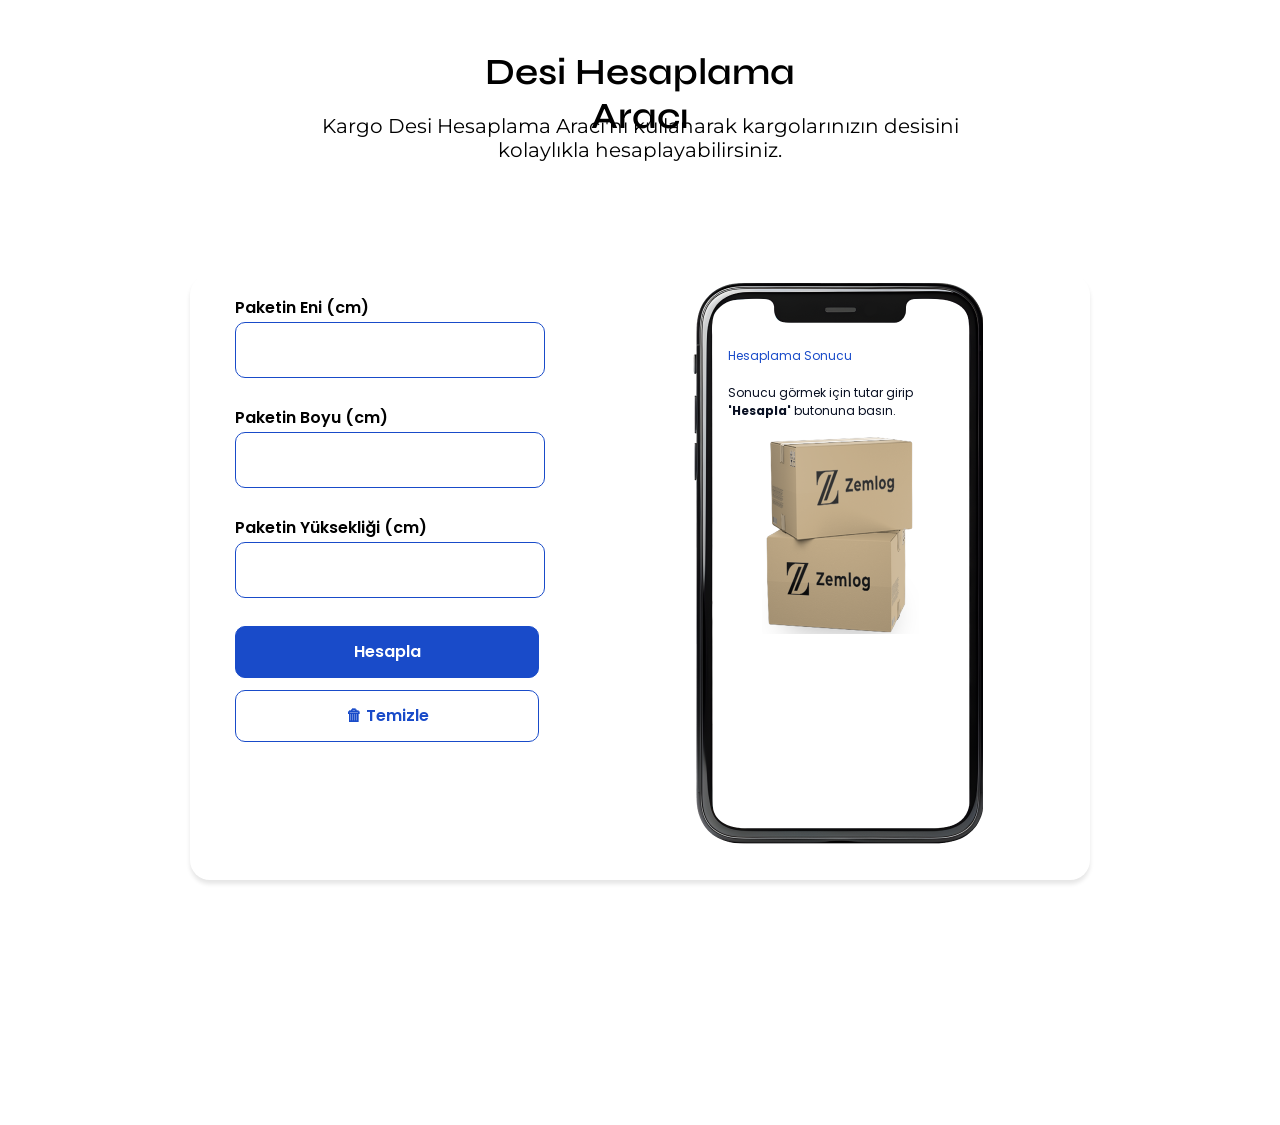
<file: zemlog(Desi)/index.html>
<!doctype html>
<html>
<head>
<meta charset="utf-8">
<title>Zemlog(Desi)</title>
<link rel="stylesheet" href="style.css">
<meta name="viewport" content="width=device-width, initial-scale=1.0">
<link rel="preconnect" href="https://fonts.googleapis.com">
<link rel="preconnect" href="https://fonts.gstatic.com" crossorigin>
<link href="https://fonts.googleapis.com/css2?family=Montserrat&family=Poppins:wght@600&family=Syne:wght@600&display=swap" rel="stylesheet">

</head>

<body>
<script type="text/javascript">
function hesapla(){
var en=document.getElementById("en").value;
var boy=document.getElementById("boy").value;
var yukseklik=document.getElementById("yukseklik").value;
var sonuc=(en*boy*yukseklik)/3000;

document.getElementById("en-uyari").innerHTML="";
document.getElementById("boy-uyari").innerHTML="";
document.getElementById("yukseklik-uyari").innerHTML="";


if(document.getElementById("en").value=="")
{document.getElementById("en-uyari").innerHTML="Lütfen ürününüzün enini giriniz";
document.getElementById("en-uyari").style.color="#ff0000";
document.getElementById("en-uyari").style.fontSize="12px";
document.getElementById("en-uyari").style.fontFamily="Poppins', sans-serif;";
}

if(document.getElementById("boy").value=="")
{document.getElementById("boy-uyari").innerHTML="Lütfen ürününüzün boyunu giriniz";
document.getElementById("boy-uyari").style.color="#ff0000";
document.getElementById("boy-uyari").style.fontSize="12px";
document.getElementById("boy-uyari").style.fontFamily="Poppins', sans-serif;";
}

if(document.getElementById("yukseklik").value=="")
{document.getElementById("yukseklik-uyari").innerHTML="Lütfen ürününüzün yüksekliğini giriniz";
document.getElementById("yukseklik-uyari").style.color="#ff0000";
document.getElementById("yukseklik-uyari").style.fontSize="12px";
document.getElementById("yukseklik-uyari").style.fontFamily="Poppins', sans-serif;";
}


else{
document.getElementById("telefon-yazi2-sol").innerHTML="Paketin Eni";
document.getElementById("telefon-yazi2-sag").innerHTML= en;

document.getElementById("telefon-yazi3-sol").innerHTML="Paketin Boyu";
document.getElementById("telefon-yazi3-sag").innerHTML= boy;

document.getElementById("telefon-yazi4-sol").innerHTML="Paketin Yüksekliği";
document.getElementById("telefon-yazi4-sag").innerHTML= yukseklik;

document.getElementById("telefon-cizgi").innerHTML='<hr style="border:1px solid #A4A4A4; width:208px;">';

document.getElementById("telefon-yazi5-sol").innerHTML="Desi Sonucu";
document.getElementById("telefon-yazi5-sag").innerHTML= sonuc.toFixed(2);
}

}

function temizle(){

document.getElementById("telefon-yazi2-sol").innerHTML="";	
document.getElementById("telefon-yazi2-sag").innerHTML="";

document.getElementById("telefon-yazi3-sol").innerHTML="";
document.getElementById("telefon-yazi3-sag").innerHTML="";

document.getElementById("telefon-yazi4-sol").innerHTML="";
document.getElementById("telefon-yazi4-sag").innerHTML="";

document.getElementById("telefon-cizgi").innerHTML="";

document.getElementById("telefon-yazi5-sol").innerHTML="";
document.getElementById("telefon-yazi5-sag").innerHTML="";
	
	}
</script>
<div class="ust">
 <div class="ust-baslik">Desi Hesaplama Aracı</div>
 <div class="ust-yazi">Kargo Desi Hesaplama Aracı'nı kullanarak kargolarınızın desisini kolaylıkla hesaplayabilirsiniz.</div>
</div>

<div class="orta">
 <div class="orta-sablon">
  <div class="orta-sablon-sol">
  <center>
   <form>
   <table class="table">

   <tr><td height="24" id="row-1">Paketin Eni (cm)</td></tr>
   <tr><td height="52"><input type="number" id="en" class="row-2"></td></tr>
   <tr><td height="12"><span id="en-uyari"></span></td></tr>
   
   <tr><td height="10"></td></tr>
      
   <tr><td height="24" id="row-1">Paketin Boyu (cm)</td></tr>
   <tr><td height="52"><input type="number" id="boy" class="row-2"></td></tr>
   <tr><td height="12"><span id="boy-uyari"></span></td></tr>
   
   <tr><td height="10"></td></tr>
   
   <tr><td height="24" id="row-1">Paketin Yüksekliği (cm)</td></tr>
   <tr><td height="52"><input type="number" id="yukseklik" class="row-2"></td></tr>
   <tr><td height="12"><span id="yukseklik-uyari"></span></td></tr>
   
   <tr><td height="10"></td></tr>
   
   <tr><td height="52"><input type="button" id="button-1" value="Hesapla" onClick="hesapla()"></td></tr>
   <tr><td height="52"><button id="button-2" onClick="temizle()"><span class="trash-icon">&#128465;</span> Temizle</button></td></tr>
   <!--
   <input type="button" id="button-2" value="Temizle" onClick="temizle()">
   -->
   </table>
   </form>
   </center>
  </div>
  <div class="orta-sablon-sag">
   <div class="telefon" id="telefon">
    <div class="telefon-yazi">
    
     <p id="telefon-baslik">Hesaplama Sonucu</p><br/>
     
     <p id="telefon-yazi1">Sonucu görmek için tutar girip <b>'Hesapla'</b> butonuna basın.</p><br/>
     
     <div class="telefon-resim-kutu"><img src="images/kutu1.png" alt="desi"/></div>
     
     <div class="telefon-yazi2">
      <p id="telefon-yazi2-sol"></p><p id="telefon-yazi2-sag"></p>
     </div><br/>
     
     <div class="telefon-yazi3">
      <p id="telefon-yazi3-sol"></p><p id="telefon-yazi3-sag"></p>
     </div><br/>
     
     <div class="telefon-yazi4">
      <p id="telefon-yazi4-sol"></p><p id="telefon-yazi4-sag"></p>
     </div><br/>
     
     <div id="telefon-cizgi"></div>
     
     <div class="telefon-yazi5">
      <p id="telefon-yazi5-sol"></p><p id="telefon-yazi5-sag"></p>
     </div>
    
    </div>
   </div>
  </div>
  
  
 </div>
</div>

</body>
</html>
</file>
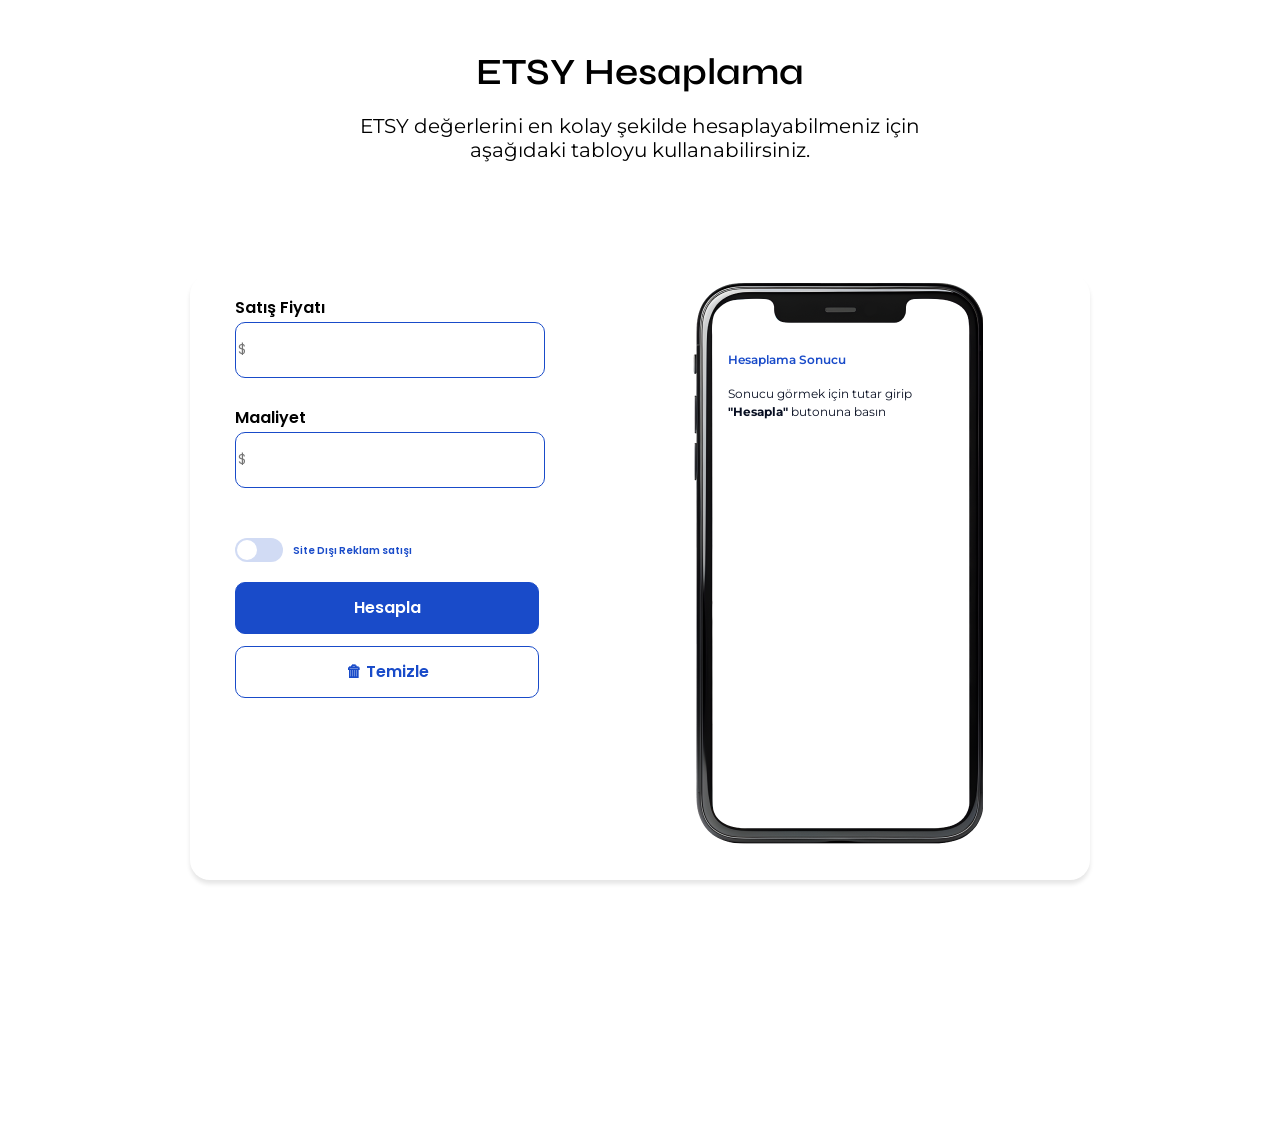
<file: zemlog(etsy)/index.html>
<!doctype html>
<html>
<head>
<meta charset="utf-8">
<title>Zemlog(ETSY)</title>
<link rel="stylesheet" href="style.css">
<meta name="viewport" content="width=device-width, initial-scale=1.0">
<link rel="preconnect" href="https://fonts.googleapis.com">
<link rel="preconnect" href="https://fonts.gstatic.com" crossorigin>
<link href="https://fonts.googleapis.com/css2?family=Montserrat&family=Poppins:wght@600&family=Syne:wght@600&display=swap" rel="stylesheet">
</head>

<body>
<script type="text/javascript">
function expose()
{
	
	if(check.checked)
	{
		document.getElementById("gizli-1").style="display:block";
		document.getElementById("gizli-2").style="display:block";
	}
	
	else
	{
		document.getElementById("gizli-1").style="display:none";
		document.getElementById("gizli-2").style="display:none";
	}
	
	
	
}



function hesapla(){
var fiyat=document.getElementById("fiyat").value;
var maaliyet=document.getElementById("maaliyet").value;
var reklam=document.getElementById("reklam").value;

var reklam_sonuc=fiyat*(reklam/100);
var listing=fiyat*(0.20)/100;
var transaction=fiyat*(5/100);
var process=fiyat*(6.5/100)+0.10;
var sonuc=(fiyat-maaliyet-reklam_sonuc-listing-transaction-process);
var sonuc_2=(fiyat-maaliyet-listing-transaction-process);


document.getElementById("fiyat-uyari").innerHTML="";
document.getElementById("maaliyet-uyari").innerHTML="";



if(document.getElementById("fiyat").value=="")
{document.getElementById("fiyat-uyari").innerHTML="Lütfen fiyat giriniz";
document.getElementById("fiyat-uyari").style.color="#ff0000";
document.getElementById("fiyat-uyari").style.fontSize="12px";
document.getElementById("fiyat-uyari").style.fontFamily="Poppins', sans-serif;";}

if(document.getElementById("maaliyet").value=="")
{document.getElementById("maaliyet-uyari").innerHTML="Lütfen maaliyet giriniz";
document.getElementById("maaliyet-uyari").style.color="#ff0000";
document.getElementById("maaliyet-uyari").style.fontSize="12px";
document.getElementById("maaliyet-uyari").style.fontFamily="Poppins', sans-serif;";}


else{
	
	if(check.checked)
{
	document.getElementById("telefon-yazi2-sol").innerHTML="Satış Fiyatı";
	document.getElementById("telefon-yazi2-sag").innerHTML="+$"+fiyat;
	document.getElementById("telefon-yazi2-sag").style.color="#00ff00";
	document.getElementById("telefon-yazi2-sag").style.fontFamily="Poppins', sans-serif;";

	document.getElementById("telefon-yazi3-sol").innerHTML="Ürün Maaliyeti";
	document.getElementById("telefon-yazi3-sag").innerHTML="-$"+maaliyet;
	document.getElementById("telefon-yazi3-sag").style.color="#ff0000";
	document.getElementById("telefon-yazi3-sag").style.fontFamily="Poppins', sans-serif;";

	document.getElementById("telefon-yazi4-sol").innerHTML="Reklam Ücreti";
	document.getElementById("telefon-yazi4-sag").innerHTML="-$"+reklam_sonuc;
	document.getElementById("telefon-yazi4-sag").style.color="#ff0000";
	document.getElementById("telefon-yazi4-sag").style.fontFamily="Poppins', sans-serif;";

	document.getElementById("telefon-yazi5-sol").innerHTML="Listeleme Ücreti";
	document.getElementById("telefon-yazi5-sag").innerHTML="-$"+listing;
	document.getElementById("telefon-yazi5-sag").style.color="#ff0000";
	document.getElementById("telefon-yazi5-sag").style.fontFamily="Poppins', sans-serif;";

	document.getElementById("telefon-yazi6-sol").innerHTML="İşlem ücreti";
	document.getElementById("telefon-yazi6-sag").innerHTML="-$"+transaction;
	document.getElementById("telefon-yazi6-sag").style.color="#ff0000";
	document.getElementById("telefon-yazi6-sag").style.fontFamily="Poppins', sans-serif;";
	
	document.getElementById("telefon-yazi7-sol").innerHTML="Süreç ücreti";
	document.getElementById("telefon-yazi7-sag").innerHTML="-$"+process;
	document.getElementById("telefon-yazi7-sag").style.color="#ff0000";
	document.getElementById("telefon-yazi7-sag").style.fontFamily="Poppins', sans-serif;";

	document.getElementById("telefon-cizgi").innerHTML = '<hr style="border:1px solid #A4A4A4; width:208px;">';

	document.getElementById("telefon-yazi8-sol").innerHTML="Sonuç";
	document.getElementById("telefon-yazi8-sag").innerHTML="$"+sonuc.toFixed(2);
	document.getElementById("telefon-yazi8-sag").style.color="#000000";
	document.getElementById("telefon-yazi8-sag").style.fontFamily="Poppins', sans-serif;";}
     
	 else
	 {document.getElementById("telefon-yazi2-sol").innerHTML="Satış Fiyatı";
      document.getElementById("telefon-yazi2-sag").innerHTML="+$"+fiyat;
	  document.getElementById("telefon-yazi2-sag").style.color="#00ff00";
	  document.getElementById("telefon-yazi2-sag").style.fontFamily="Poppins', sans-serif;";

	  document.getElementById("telefon-yazi3-sol").innerHTML="Ürün Maaliyeti";
	  document.getElementById("telefon-yazi3-sag").innerHTML="-$"+maaliyet;
	  document.getElementById("telefon-yazi3-sag").style.color="#ff0000";
	  document.getElementById("telefon-yazi3-sag").style.fontFamily="Poppins', sans-serif;";

	  document.getElementById("telefon-yazi4-sol").innerHTML="Listeleme Ücreti";
	  document.getElementById("telefon-yazi4-sag").innerHTML="-$"+listing;
	  document.getElementById("telefon-yazi4-sag").style.color="#ff0000";
	  document.getElementById("telefon-yazi4-sag").style.fontFamily="Poppins', sans-serif;";

	  document.getElementById("telefon-yazi5-sol").innerHTML="İşlem ücreti";
	  document.getElementById("telefon-yazi5-sag").innerHTML="-$"+transaction;
	  document.getElementById("telefon-yazi5-sag").style.color="#ff0000";
	  document.getElementById("telefon-yazi5-sag").style.fontFamily="Poppins', sans-serif;";

	  document.getElementById("telefon-yazi6-sol").innerHTML="Süreç ücreti";
	  document.getElementById("telefon-yazi6-sag").innerHTML="-$"+process;
	  document.getElementById("telefon-yazi6-sag").style.color="#ff0000";
	  document.getElementById("telefon-yazi6-sag").style.fontFamily="Poppins', sans-serif;";

	  document.getElementById("telefon-cizgi").innerHTML = '<hr style="border:1px solid #A4A4A4; width:208px;">';

	  document.getElementById("telefon-yazi8-sol").innerHTML="Sonuç";
      document.getElementById("telefon-yazi8-sag").innerHTML="$"+sonuc_2.toFixed(2);
	  document.getElementById("telefon-yazi8-sag").style.color="#000000";
	  document.getElementById("telefon-yazi8-sag").style.fontFamily="Poppins', sans-serif;";}
	  
}
}

function temizle(){

document.getElementById("telefon-yazi2-sol").innerHTML="";	
document.getElementById("telefon-yazi2-sag").innerHTML="";

document.getElementById("telefon-yazi3-sol").innerHTML="";
document.getElementById("telefon-yazi3-sag").innerHTML="";

document.getElementById("telefon-yazi4-sol").innerHTML="";
document.getElementById("telefon-yazi4-sag").innerHTML="";

document.getElementById("telefon-yazi5-sol").innerHTML="";
document.getElementById("telefon-yazi5-sag").innerHTML="";

document.getElementById("telefon-yazi6-sol").innerHTML="";
document.getElementById("telefon-yazi6-sag").innerHTML="";

document.getElementById("telefon-yazi7-sol").innerHTML="";
document.getElementById("telefon-yazi7-sag").innerHTML="";

document.getElementById("telefon-cizgi").innerHTML="";

document.getElementById("telefon-yazi8-sol").innerHTML="";
document.getElementById("telefon-yazi8-sag").innerHTML="";

}
</script>
<div class="ust">
 <div class="ust-baslik">ETSY Hesaplama</div>
 <div class="ust-yazi">ETSY değerlerini en kolay şekilde hesaplayabilmeniz için aşağıdaki tabloyu kullanabilirsiniz.</div>
</div>

<div class="orta">
 <div class="orta-sablon">
  <div class="orta-sablon-sol">
  <center>
   <form>
   <table class="table">
   <tr><td height="24" class="row-1">Satış Fiyatı</td></tr>
   <tr><td height="52"><input type="number" id="fiyat" class="row-2" placeholder="$"></td></tr>
   <tr><td height="12"><span id="fiyat-uyari"></span></td></tr>
   
   <tr><td height="10"></td></tr>
   
   <tr><td height="24" class="row-1">Maaliyet</td></tr>
   <tr><td height="52"><input type="number" id="maaliyet" class="row-2" placeholder="$"></td></tr>
   <tr><td height="12"><span id="maaliyet-uyari"></span></td></tr>
   
   <tr><td height="10"></td></tr>
   
   <tr><td height="52">
   <input type="checkbox" id="check" onclick="expose()" style="float:left; margin:20px 0 0 0; display:none;">
   <label for="check" class="on-off"></label>
   <label id="label-7">Site Dışı Reklam satışı</label>
   </td></tr>
   <tr id="gizli-1"><td height="24" class="row-1">reklam</td></tr>
   <tr id="gizli-2"><td height="52">
   <select id="reklam" class="row-2">
   <option value="12" id="opsiyon-1">%12</option>
   <option value="15" id="opsiyon-2">%15</option>
   </select>
   </td></tr>
   
   <tr><td height="10"></td></tr>
   
   <tr><td height="52"><input type="button" class="button-1" value="Hesapla" onClick="hesapla()"></td></tr>
   <tr><td height="52"><button id="button-2" onClick="temizle()"><span class="trash-icon">&#128465;</span> Temizle</button></td></tr>
   <!--
   <input type="button" id="button-2" value="Temizle" onClick="temizle()">
   -->
   </table>
   </form>
   </center>
  </div>
  <div class="orta-sablon-sag">
   <div class="telefon" id="telefon">
    <div class="telefon-yazi">
    
     <p id="telefon-baslik">Hesaplama Sonucu</p><br/>
     
     <p id="telefon-yazi1">Sonucu görmek için tutar girip <b>"Hesapla"</b> butonuna basın</p><br/>
     
     <div class="telefon-yazi2">
      <p id="telefon-yazi2-sol"></p><p id="telefon-yazi2-sag"></p>
     </div><br/>
     
     <div class="telefon-yazi3">
      <p id="telefon-yazi3-sol"></p><p id="telefon-yazi3-sag"></p>
     </div><br/>
     
     <div class="telefon-yazi4">
      <p id="telefon-yazi4-sol"></p><p id="telefon-yazi4-sag"></p>
     </div><br/>
     
     <div class="telefon-yazi5">
      <p id="telefon-yazi5-sol"></p><p id="telefon-yazi5-sag"></p>
     </div><br/>
     
     <div class="telefon-yazi6">
      <p id="telefon-yazi6-sol"></p><p id="telefon-yazi6-sag"></p>
     </div><br/>
     
     <div class="telefon-yazi7">
      <p id="telefon-yazi7-sol"></p><p id="telefon-yazi7-sag"></p>
     </div><br/>
      
     <div class="telefon-cizgi" id="telefon-cizgi"></div>
     
     <div class="telefon-yazi8">
      <p id="telefon-yazi8-sol"></p><p id="telefon-yazi8-sag"></p> 
     </div>
    
    </div>
   </div>
  </div>
  
  
 </div>
</div>

</body>
</html>
</file>
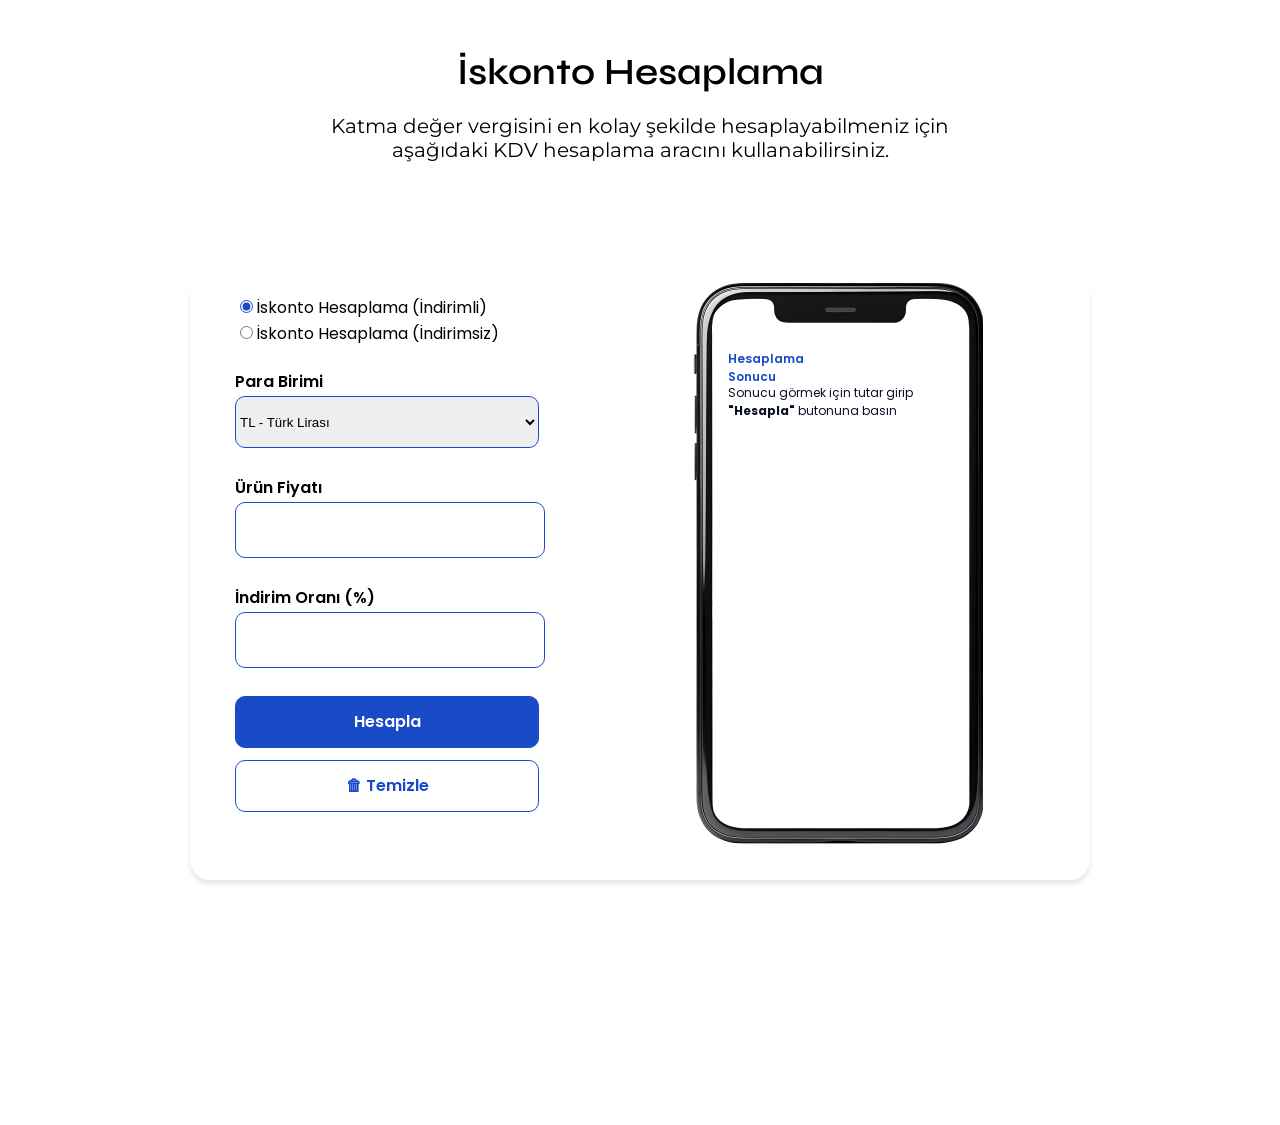
<file: zemlog(İskonto)/index.html>
<!doctype html>
<html>
<head>
<meta charset="utf-8">
<title>Zemlog(İskonto)</title>
<link rel="stylesheet" href="style.css">
<meta name="viewport" content="width=device-width, initial-scale=1.0">
<link rel="preconnect" href="https://fonts.googleapis.com">
<link rel="preconnect" href="https://fonts.gstatic.com" crossorigin>
<link href="https://fonts.googleapis.com/css2?family=Montserrat&family=Poppins:wght@600&family=Syne:wght@600&display=swap" rel="stylesheet">
</head>

<body>
<script type="text/javascript">
function hesapla() {
  var fiyat = document.getElementById("fiyat").value;
  var yuzde = document.getElementById("yuzde").value;
  var radio_indirimli = document.getElementById("radio-indirimli");
  var radio_indirimsiz = document.getElementById("radio-indirimsiz");
  var para_birimi = document.getElementById("para-birimleri").value;
  var a = "İndirimli Fiyat";
  var b = "İndirimsiz Fiyat";


document.getElementById("fiyat-uyari").innerHTML="";
document.getElementById("yuzde-uyari").innerHTML="";


if(document.getElementById("fiyat").value=="")
{document.getElementById("fiyat-uyari").innerHTML="Lütfen fiyat giriniz";
document.getElementById("fiyat-uyari").style.color="#ff0000";
document.getElementById("fiyat-uyari").style.fontSize="12px";
document.getElementById("fiyat-uyari").style.fontFamily="Poppins', sans-serif;";}

if(document.getElementById("yuzde").value=="")
{document.getElementById("yuzde-uyari").innerHTML="Lütfen yüzde giriniz";
document.getElementById("yuzde-uyari").style.color="#ff0000";
document.getElementById("yuzde-uyari").style.fontSize="12px";
document.getElementById("yuzde-uyari").style.fontFamily="Poppins', sans-serif;";}


else{
		
document.getElementById("telefon-yazi2-sol").innerHTML="Ürün Fiyatı";
document.getElementById("telefon-yazi2-sag").innerHTML=para_birimi+fiyat;

document.getElementById("telefon-yazi3-sol").innerHTML="İndirim Oranı";
document.getElementById("telefon-yazi3-sag").innerHTML="%"+yuzde;

document.getElementById("telefon-cizgi").innerHTML = '<hr style="border:1px solid #A4A4A4; width:208px;">';


if(radio_indirimli.checked){
    
  var indirimli_sonuc= fiyat - (fiyat * yuzde / 100);
  document.getElementById("telefon-yazi4-sol").innerHTML=a;
  document.getElementById("telefon-yazi4-sag").innerHTML=para_birimi+indirimli_sonuc;}

 
	
if(radio_indirimsiz.checked){
  var adim1=(fiyat*yuzde);
  var adim2=(100-yuzde);
  var indirimsiz_sonuc=(adim1/adim2);
  
  document.getElementById("telefon-yazi4-sol").innerHTML=b;
  document.getElementById("telefon-yazi4-sag").innerHTML=para_birimi+indirimsiz_sonuc.toFixed(2);}

}

}

function temizle(){

document.getElementById("telefon-yazi2-sol").innerHTML="";	
document.getElementById("telefon-yazi2-sag").innerHTML="";

document.getElementById("telefon-yazi3-sol").innerHTML="";
document.getElementById("telefon-yazi3-sag").innerHTML="";

document.getElementById("telefon-yazi4-sol").innerHTML="";
document.getElementById("telefon-yazi4-sag").innerHTML="";

document.getElementById("telefon-cizgi").innerHTML="";

	
	}

</script>
<div class="ust">
 <div class="ust-baslik">İskonto Hesaplama</div>
 <div class="ust-yazi">Katma değer vergisini en kolay şekilde hesaplayabilmeniz için aşağıdaki KDV hesaplama aracını kullanabilirsiniz.</div>
</div>

<div class="orta">
 <div class="orta-sablon">
  <div class="orta-sablon-sol">
  <center>
   <form>
   <table class="table">
   
   <tr><td><input type="radio" id="radio-indirimli" name="iskonto" checked><label id="label">İskonto Hesaplama (İndirimli)</label></td></tr>
   <tr><td><input type="radio" id="radio-indirimsiz"  name="iskonto"><label id="label">İskonto Hesaplama (İndirimsiz)</label></td></tr>
   
   <tr><td height="20"></td></tr>
   
   <tr><td height="24" class="row-1">Para Birimi</td></tr>
   <tr><td height="52">
   <select class="row-2" id="para-birimleri">
   <option value="₺"><b>TL</b> - Türk Lirası</option>
   <option value="$"><b>USD</b> - Amerikan Doları</option>
   <option value="€"><b>EU</b> - Euro</option>
   </select>
   </td></tr>
   <tr><td height="12"><span id="sayi-uyari"></span></td></tr>
   
   <tr><td height="10"></td></tr>
   
   <tr><td height="24" class="row-1">Ürün Fiyatı</td></tr>
   <tr><td height="52"><input type="number" id="fiyat" class="row-2"></td></tr>
   <tr><td height="12"><span id="fiyat-uyari"></span></td></tr>
   
   <tr><td height="10"></td></tr>
   
   <tr><td height="24" class="row-1">İndirim Oranı (%)</td></tr>
   <tr><td height="52"><input type="number" id="yuzde" class="row-2"></td></tr>
   <tr><td height="12"><span id="yuzde-uyari"></span></td></tr>
   
   <tr><td height="10"></td></tr>
   
   <tr><td height="52"><input type="button" class="button-1" value="Hesapla" onClick="hesapla()"></td></tr>
   <tr><td height="52"><button id="button-2" onClick="temizle()"><span class="trash-icon">&#128465;</span> Temizle</button></td></tr>
   <!--
   <input type="button" id="button-2" value="Temizle" onClick="temizle()">
   -->
   </table>
   </form>
   </center>
  </div>
  <div class="orta-sablon-sag">
   <div class="telefon" id="telefon">
    <div class="telefon-yazi">
    
     <p id="telefon-baslik">Hesaplama Sonucu</p><br/>
     
     <p id="telefon-yazi1">Sonucu görmek için tutar girip <b>"Hesapla"</b> butonuna basın</p><br/>
     
     <div class="telefon-yazi2">
      <p id="telefon-yazi2-sol"></p><p id="telefon-yazi2-sag"></p>
     </div><br/>
     
     <div class="telefon-yazi3">
      <p id="telefon-yazi3-sol"></p><p id="telefon-yazi3-sag"></p>
     </div><br/>
     
     <div class="telefon-cizgi" id="telefon-cizgi"></div>
     
     <div class="telefon-yazi4">
      <p id="telefon-yazi4-sol"></p><p id="telefon-yazi4-sag"></p>
     </div>
    
    </div>
   </div>
  </div>
  
  
 </div>
</div>

</body>
</html>
</file>
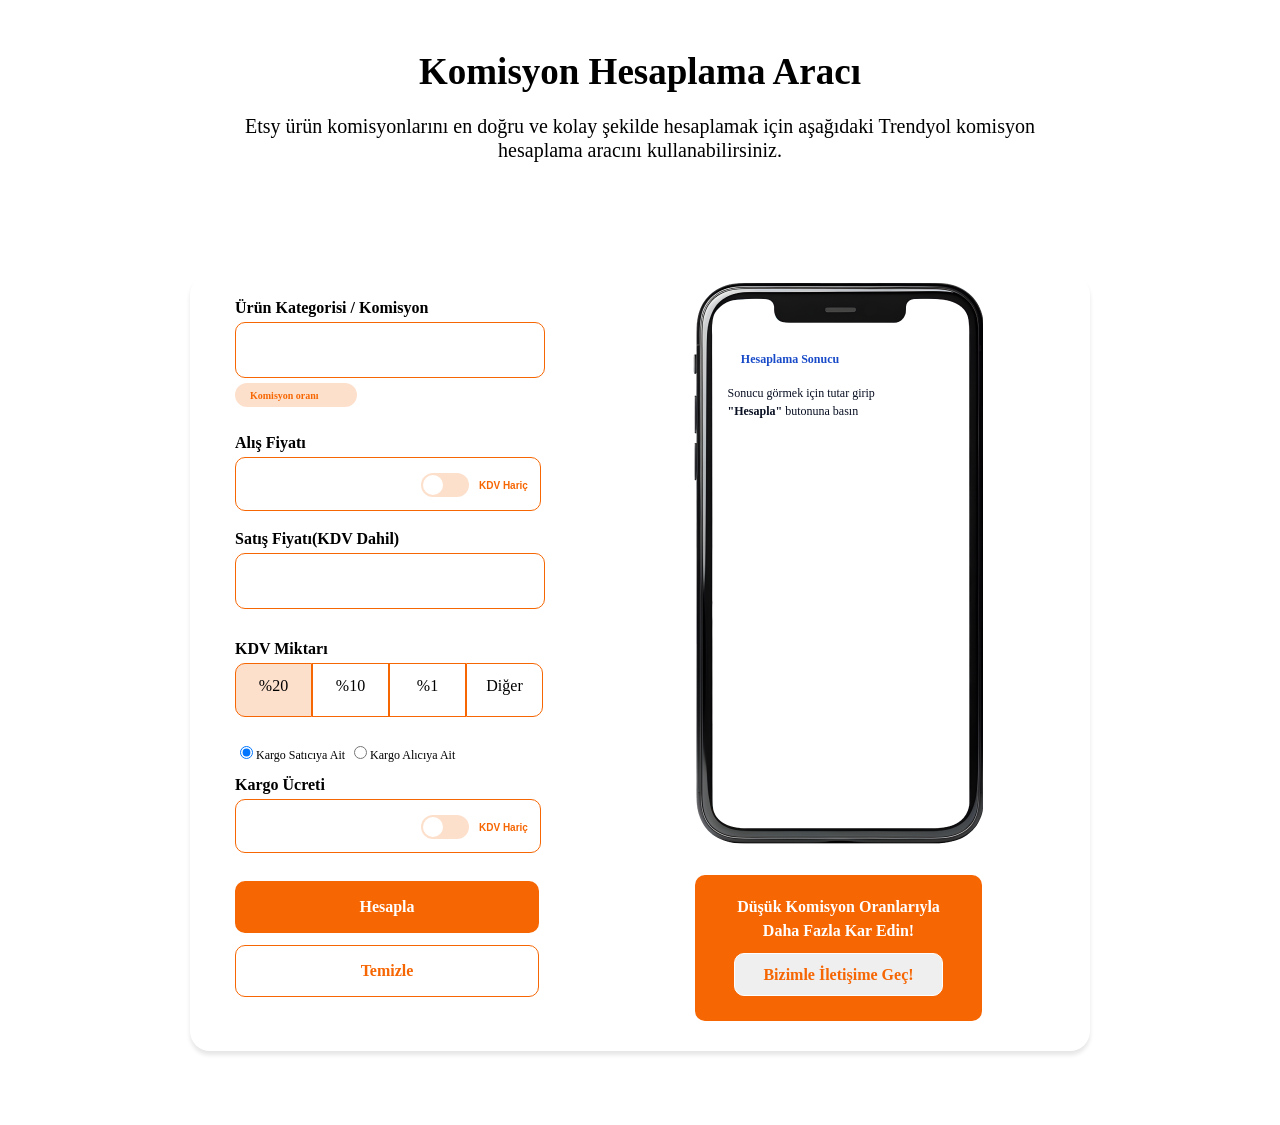
<file: zemlog(komisyon)/index.html>
<!doctype html>
<html>
<head>
<meta charset="utf-8">
<title>Zemlog(Komisyon)</title>
<link rel="stylesheet" href="../zemlog(komisyon)/style.css">
<meta name="viewport" content="width=device-width, initial-scale=1.0">
<script type="text/javascript">
function expose(radio)
{
	var aliciya_ait=document.getElementById("radio-alici");
	var saticiya_ait=document.getElementById("radio-satici");
	var gizli_1=document.getElementById("hidden-1");
	var gizli_2=document.getElementById("hidden-2");
	var gizli_2_uyari=document.getElementById("hidden-2-uyari");

	
	if(saticiya_ait.checked)
	{ gizli_1.style.display="block";
	  gizli_2.style.display="block";
	  gizli_2_uyari.style.display="block";
	  }
	else 
	{ gizli_1.style.display="none";
	  gizli_2.style.display="none";
	  gizli_2_uyari.style.display="none";} 
	  
}	  
	
function expose_2(radio)
{	
	var diger_radio=document.getElementById("radio-4");
	var gizli_diger=document.getElementById("hidden-diger");
	var gizli_diger_uyari=document.getElementById("hidden-diger-uyari");
	
	if(diger_radio.checked)
	{gizli_diger.style.display="block";
	 gizli_diger_uyari.style.display="block";}
	else
	{gizli_diger.style.display="none";
	 gizli_diger_uyari.style.display="none";}
}


function komisyon()
{   
	var komisyon_deger=document.getElementById("komisyon").value;
    document.getElementById("row-3-2").innerHTML="%"+komisyon_deger;
	
}


function hesapla()
{
	
	if(document.getElementById("komisyon").value=="")
	{document.getElementById("komisyon-uyari").innerHTML="Lütfen komisyon giriniz";
	 document.getElementById("komisyon-uyari").style.color="#ff0000";
	 document.getElementById("komisyon-uyari").style.fontSize="12px";
	 document.getElementById("komisyon-uyari").style.fontFamily="Poppins', sans-serif;";
	}
	
	
	if(document.getElementById("input-alis-gizli").value=="")
	{document.getElementById("alis-fiyat-uyari").innerHTML="Lütfen fiyat giriniz";
	 document.getElementById("alis-fiyat-uyari").style.color="#ff0000";
	 document.getElementById("alis-fiyat-uyari").style.fontSize="12px";
	 document.getElementById("alis-fiyat-uyari").style.fontFamily="Poppins', sans-serif;";
	}
	
	if(document.getElementById("satis-fiyat").value=="")
	{document.getElementById("satis-fiyat-uyari").innerHTML="Lütfen fiyat giriniz";
	 document.getElementById("satis-fiyat-uyari").style.color="#ff0000";
	 document.getElementById("satis-fiyat-uyari").style.fontSize="12px";
	 document.getElementById("satis-fiyat-uyari").style.fontFamily="Poppins', sans-serif;";
	}
	
	if(document.getElementById("kdv-diger").value=="")
	{document.getElementById("kdv-diger-uyari").innerHTML="Lütfen KDV giriniz";
	 document.getElementById("kdv-diger-uyari").style.color="#ff0000";
	 document.getElementById("kdv-diger-uyari").style.fontSize="12px";
	 document.getElementById("kdv-diger-uyari").style.fontFamily="Poppins', sans-serif;";
	}
	
	if(document.getElementById("input-kargo-gizli").value=="")
	{document.getElementById("kargo-uyari").innerHTML="Lütfen fiyat giriniz";
	 document.getElementById("kargo-uyari").style.color="#ff0000";
	 document.getElementById("kargo-uyari").style.fontSize="12px";
	 document.getElementById("kargo-uyari").style.fontFamily="Poppins', sans-serif;";
	}
	
	else{
	var komisyon_deger=document.getElementById("komisyon").value;
	var alis_deger=document.getElementById("input-alis-gizli").value;
	var satis_deger=document.getElementById("satis-fiyat").value;
	
	var kdv_1=document.getElementById("radio-1").value;
	var kdv_2=document.getElementById("radio-2").value;
	var kdv_3=document.getElementById("radio-3").value;
	var kdv_deger=document.getElementById("kdv-diger").value;
	
	var kargo_deger=document.getElementById("input-kargo-gizli").value;
	
	
	document.getElementById("telefon-yazi2-sol").innerHTML="Yüzde Sayısı";
	document.getElementById("telefon-yazi2-sag").innerHTML="₺"+sayi;

	document.getElementById("telefon-yazi3-sol").innerHTML="Yüzde Değeri";
	document.getElementById("telefon-yazi3-sag").innerHTML="%"+yuzde;

	document.getElementById("telefon-cizgi").innerHTML = '<hr style="border:1px solid #A4A4A4; width:208px;">';

	document.getElementById("telefon-yazi4-sol").innerHTML="Sonuç";
	document.getElementById("telefon-yazi4-sag").innerHTML="₺"+sonuc;}
		
		
		
}


</script>
</head>

<body>

<div class="ust">
 <div class="ust-baslik">Komisyon Hesaplama Aracı</div>
 <div class="ust-yazi">Etsy ürün komisyonlarını en doğru ve kolay şekilde hesaplamak için aşağıdaki Trendyol komisyon hesaplama aracını kullanabilirsiniz.</div>
</div>

<div class="orta">
 <div class="orta-sablon">
  <div class="orta-sablon-sol">
  <center>
   <form>
   <table class="table">
   <tr><td height="24" id="row-1">Ürün Kategorisi / Komisyon</td></tr>
   <tr><td height="52"><input type="number" id="komisyon" class="row-2" onchange="komisyon()"></td></tr>
   <tr><td height="35">
   <div class="row-3">
   <p id="row-3-1">Komisyon oranı</p><p id="row-3-2"></p>
   </div></td></tr>	
   <tr><td height="12"><span id="komisyon-uyari"></span></td></tr>
   
   
   
   <tr><td height="24" id="row-1">Alış Fiyatı</td></tr>
   <tr><td height="52"><div class="custom-input">
   <input type="number" id="input-alis-gizli" style="float:left;">
   <input type="checkbox" id="check" style="float:left; margin:20px 0 0 0; display:none;">
   <label for="check" class="on-off"></label>
   <label id="label-7">KDV Hariç</label>
   </div></td></tr>
   <tr><td height="12"><span id="alis-fiyat-uyari"></span></td></tr>
   
  
   
   <tr><td height="24" id="row-1">Satış Fiyatı(KDV Dahil)</td></tr>
   <tr><td height="52"><input type="text" id="satis-fiyat" class="row-2"></td></tr>
   <tr><td height="12"><span id="satis-fiyat-uyari"></span></td></tr>
   
   <tr><td height="10"></td></tr>
   
   <tr><td height="24" id="row-1">KDV Miktarı</td></tr>
   <tr><td height="52">
   <input type="radio" id="radio-1" name="komisyon" onClick="expose_2(this)" value="20" checked><label id="label-1" for="radio-1">%20</label>
   <input type="radio" id="radio-2" name="komisyon" onClick="expose_2(this)" value="10"><label id="label-2" for="radio-2">%10</label>
   <input type="radio" id="radio-3" name="komisyon" onClick="expose_2(this)" value="1"><label id="label-3" for="radio-3">%1</label>
   <input type="radio" id="radio-4" name="komisyon" onClick="expose_2(this)"><label id="label-4" for="radio-4">Diğer</label>
   </td></tr>
   
   <tr><td height="5"></td></tr>
   
   <tr id="hidden-diger" style="display:none;"><td height="52"><input type="number" id="kdv-diger" class="row-2_1"></td></tr>
   <tr id="hidden-diger-uyari" style="display:none;"><td height="12"><span id="kdv-diger-uyari"></span></td></tr>
   
   <tr><td height="15"></td></tr>
   
   <tr><td>
   <input type="radio" id="radio-satici" name="kargo" value="saticiya-ait" onclick="expose(this)"checked><label id="label-5">Kargo Satıcıya Ait</label>
   <input type="radio" id="radio-alici" name="kargo" value="aliciya-ait" onclick="expose(this)"><label id="label-6">Kargo Alıcıya Ait</label>
   </td></tr>
   
   <tr><td height="5"></td></tr>
   
   <tr id="hidden-1"><td id="row-1">Kargo Ücreti</td></tr>
   <tr id="hidden-2"><td height="52">
   <div class="custom-input">
   <input type="number" id="input-kargo-gizli" style="float:left;">
   <input type="checkbox" id="check" style="float:left; margin:20px 0 0 0; display:none;">
   <label for="check" class="on-off"></label>
   <label id="label-7">KDV Hariç</label>
   </div></td></tr>
   <tr id="hidden-2-uyari"><td height="12"><span id="kargo-uyari"></span></td></tr>
   
   
   <tr><td height="10"></td></tr>
   
   <tr><td height="52"><input type="button" id="button-1" value="Hesapla" onClick="hesapla()"></td></tr>
   <tr><td height="52"><input type="button" id="button-2" value="Temizle"></td></tr>
   
   </table>
   </form>
   </center>
  </div>
  <div class="orta-sablon-sag">
   <div class="telefon" id="telefon">
    <div class="telefon-yazi">
    
     <p id="telefon-baslik">Hesaplama Sonucu</p><br/>
     
     <p id="telefon-yazi1">Sonucu görmek için tutar girip <b>"Hesapla"</b> butonuna basın</p><br/>
     
     <div class="telefon-yazi2">
      <p id="telefon-yazi2-sol"></p><p id="telefon-yazi2-sag"></p>
     </div><br/>
     
     <div class="telefon-yazi3">
      <p id="telefon-yazi3-sol"></p><p id="telefon-yazi3-sag"></p>
     </div><br/>
     
     <div class="telefon-cizgi" id="telefon-cizgi"></div>
     
     <div class="telefon-yazi4">
      <p id="telefon-yazi4-sol"></p><p id="telefon-yazi4-sag"></p>
     </div>
    
    </div>
   </div>
   
   
   
   <div class="tabela">
    <div class="tabela-yazi">Düşük Komisyon Oranlarıyla Daha Fazla Kar Edin!</div>
    <div class="tabela-button"><input type="button" id="tabela-button" value="Bizimle İletişime Geç!"></div>
  </div>
  </div>
</div>
</div>

</body>
</html>
</file>
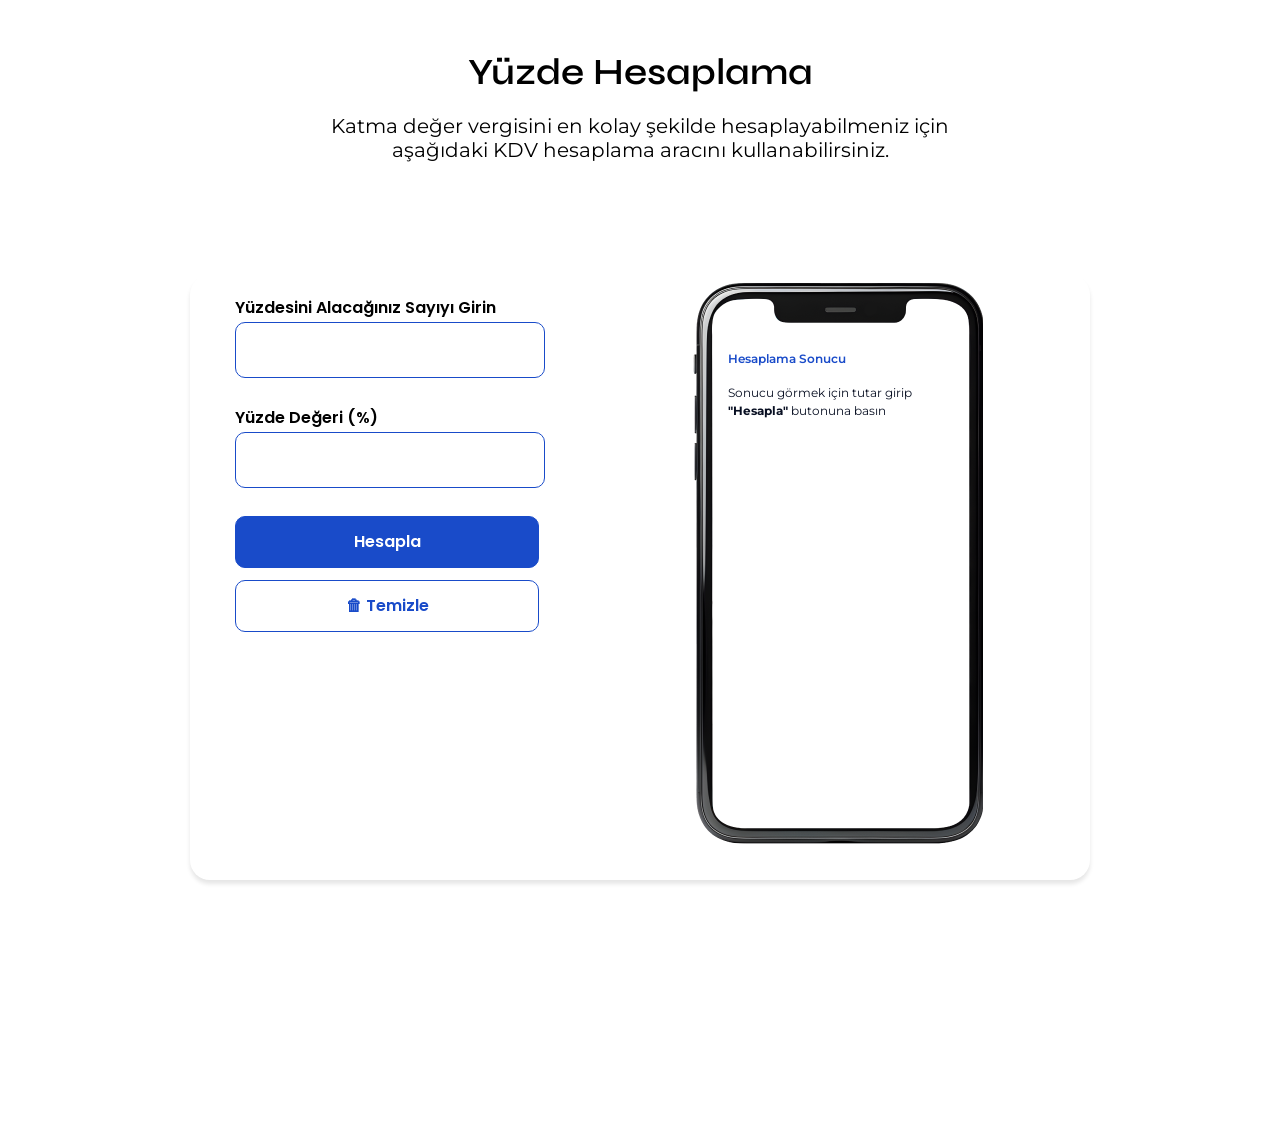
<file: zemlog(Yüzde)/index.html>
<!doctype html>
<html>
<head>
<meta charset="utf-8">
<title>Zemlog(Yüzde)</title>
<link rel="stylesheet" href="style.css">
<meta name="viewport" content="width=device-width, initial-scale=1.0">
<link rel="preconnect" href="https://fonts.googleapis.com">
<link rel="preconnect" href="https://fonts.gstatic.com" crossorigin>
<link href="https://fonts.googleapis.com/css2?family=Montserrat&family=Poppins:wght@600&family=Syne:wght@600&display=swap" rel="stylesheet">
</head>

<body>
<script type="text/javascript">
function hesapla(){
var sayi=document.getElementById("sayi").value;
var yuzde=document.getElementById("yuzde").value;
var sonuc=(sayi*yuzde)/100;


document.getElementById("sayi-uyari").innerHTML="";
document.getElementById("yuzde-uyari").innerHTML="";



if(document.getElementById("sayi").value=="")
{document.getElementById("sayi-uyari").innerHTML="Lütfen sayı giriniz";
document.getElementById("sayi-uyari").style.color="#ff0000";
document.getElementById("sayi-uyari").style.fontSize="12px";
document.getElementById("sayi-uyari").style.fontFamily="Poppins', sans-serif;";}

if(document.getElementById("yuzde").value=="")
{document.getElementById("yuzde-uyari").innerHTML="Lütfen yüzde giriniz";
document.getElementById("yuzde-uyari").style.color="#ff0000";
document.getElementById("yuzde-uyari").style.fontSize="12px";
document.getElementById("yuzde-uyari").style.fontFamily="Poppins', sans-serif;";}


else{
document.getElementById("telefon-yazi2-sol").innerHTML="Yüzde Sayısı";
document.getElementById("telefon-yazi2-sag").innerHTML="₺"+sayi;

document.getElementById("telefon-yazi3-sol").innerHTML="Yüzde Değeri";
document.getElementById("telefon-yazi3-sag").innerHTML="%"+yuzde;

document.getElementById("telefon-cizgi").innerHTML = '<hr style="border:1px solid #A4A4A4; width:208px;">';

document.getElementById("telefon-yazi4-sol").innerHTML="Sonuç";
document.getElementById("telefon-yazi4-sag").innerHTML="₺"+sonuc;}



function temizle(){

document.getElementById("telefon-yazi2-sol").innerHTML="";	
document.getElementById("telefon-yazi2-sag").innerHTML="";

document.getElementById("telefon-yazi3-sol").innerHTML="";
document.getElementById("telefon-yazi3-sag").innerHTML="";

document.getElementById("telefon-yazi4-sol").innerHTML="";
document.getElementById("telefon-yazi4-sag").innerHTML="";

document.getElementById("telefon-cizgi").innerHTML="";

document.getElementById("telefon-yazi4-sol").innerHTML="";
document.getElementById("telefon-yazi4-sag").innerHTML="";
	
	}
}
</script>
<div class="ust">
 <div class="ust-baslik">Yüzde Hesaplama</div>
 <div class="ust-yazi">Katma değer vergisini en kolay şekilde hesaplayabilmeniz için aşağıdaki KDV hesaplama aracını kullanabilirsiniz.</div>
</div>

<div class="orta">
 <div class="orta-sablon">
  <div class="orta-sablon-sol">
  <center>
   <form>
   <table class="table">
   <tr><td height="24" class="row-1">Yüzdesini Alacağınız Sayıyı Girin</td></tr>
   <tr><td height="52"><input type="number" id="sayi" class="row-2"></td></tr>
   <tr><td height="12"><span id="sayi-uyari"></span></td></tr>
   
   <tr><td height="10"></td></tr>
   
   <tr><td height="24" class="row-1">Yüzde Değeri (%)</td></tr>
   <tr><td height="52"><input type="number" id="yuzde" class="row-2"></td></tr>
   <tr><td height="12"><span id="yuzde-uyari"></span></td></tr>
   
   <tr><td height="10"></td></tr>
   
   <tr><td height="52"><input type="button" class="button-1" value="Hesapla" onClick="hesapla()"></td></tr>
   <tr><td height="52"><button id="button-2" onClick="temizle()"><span class="trash-icon">&#128465;</span> Temizle</button></td></tr>
   <!--
   <input type="button" id="button-2" value="Temizle" onClick="temizle()">
   -->
   </table>
   </form>
   </center>
  </div>
  <div class="orta-sablon-sag">
   <div class="telefon" id="telefon">
    <div class="telefon-yazi">
    
     <p id="telefon-baslik">Hesaplama Sonucu</p><br/>
     
     <p id="telefon-yazi1">Sonucu görmek için tutar girip <b>"Hesapla"</b> butonuna basın</p><br/>
     
     <div class="telefon-yazi2">
      <p id="telefon-yazi2-sol"></p><p id="telefon-yazi2-sag"></p>
     </div><br/>
     
     <div class="telefon-yazi3">
      <p id="telefon-yazi3-sol"></p><p id="telefon-yazi3-sag"></p>
     </div><br/>
     
     <div class="telefon-cizgi" id="telefon-cizgi"></div>
     
     <div class="telefon-yazi4">
      <p id="telefon-yazi4-sol"></p><p id="telefon-yazi4-sag"></p>
     </div>
    
    </div>
   </div>
  </div>
  
  
 </div>
</div>

</body>
</html>
</file>
<file: zemlog(Desi)/style.css>
/***** RESET *****/
html, body, div, span, applet, object, iframe, h1, h2, h3, h4, h5, h6, p, blockquote, pre, a, abbr, acronym, address, big, cite, code,del, dfn, em, font, img, ins, kbd, q, s, samp,
small, strike, sub, sup, tt, var, b, u, i, center,dl, dt, dd, ol, ul, li,fieldset, form, label, legend,table, caption, tbody, tfoot, thead, tr {
	margin: 0;
	padding: 0;
	border: 0;
	outline: 0;
	/*font-size: 100%;
	vertical-align: baseline;*/
	
}
html, body {height:100%;}
body {line-height: 1;}
ol, ul {list-style: none;}
blockquote, q {quotes: none;}
blockquote:before, blockquote:after, q:before, q:after {content: '';content: none;}
table {border-collapse: collapse;border-spacing: 0;} /
textarea {overflow:auto;}

/***** RESET *****/

@media screen and (max-width: 1024px) {
	div.ust-baslik{ width:225px; height:24px; font-size:20px; line-height:24px;}
	div.ust-yazi{  width:343px; height:30px; font-size:12px; line-height:14.63px;}
	div.orta-sablon-sag{ margin:0 0 0 20px;}
}

@media screen and (max-width: 500px) {
	div.ust-baslik{ width:225px; height:24px; font-size:20px; line-height: 24px}
	div.ust-yazi{  width:301px; height:24px; font-weight:400; line-height:12.19px; font-size:10px;}
	div.orta-sablon{ width:318px; height:1529px; border-radius:20px; margin:0 auto;}
	div.orta-sablon-sol{ margin:0 0 0 0; padding:0 0 0 0; float:none;}
	div.orta-sablon-sag{ margin:0 0 0 0; padding:0 0 0 0; float:none;}
	div.telefon{ margin:90px 0 0 0; padding:0 0 0 0; float:none;}
	div.telefon-yazi{}
	table.table{ margin:20px 80px 0 0}
}


input#iskonto_indirimli{
	accent-color:#194BC9;
	}

input#iskonto_indirimsiz{
	accent-color:#194BC9;
	}

#select{
	display:block;
	width:304px;
	height:52px;
	border-radius:10px;
	border:1px solid #194BC9;
	}


#row-1{
font-family: Poppins;
font-size: 16px;
font-weight: 600;
line-height: 24px;
letter-spacing: 0em;
font-family: 'Poppins', sans-serif;
border: 0;
}
	
.row-2 {
	width:304px;
	height:52px;
    border-radius: 10px;
    border: 1px solid #194BC9;
}




#button-1{
width:304px;
height:52px;
border-radius:10px;
border:1px solid #194BC9;
background:#194BC9;

font-family: 'Poppins', sans-serif;
font-size: 16px;
font-weight: 600;
color:#FFFFFF;
line-height: 24px;
letter-spacing: 0em;
text-align: center;
cursor:pointer;
}

#button-2{
display:block;
width:304px;
height:52px;
border-radius:10px;
border:1px solid #194BC9;
background:#FFF;

font-family: 'Poppins', sans-serif;
font-size: 16px;
font-weight: 600;
color:#194BC9;
line-height: 24px;
letter-spacing: 0em;
text-align:center;
margin:10px 0 0 0;
cursor:pointer
}



.ust{
	width:100%; 
	height:175px;}

.ust-baslik{
width:416px;
height:44px;
font-size: 37px;
font-weight: 600;
line-height: 44.4px;
text-align:center;
margin:50px auto 20px auto;
font-family: 'Syne', sans-serif;
}

.ust-yazi{
width: 641px;
height: 48px;
font-size: 20px;
font-weight: 400;
line-height: 24.38px;
letter-spacing: 0em;
text-align: center;
margin: 0 auto;
font-family: 'Montserrat', sans-serif;
}


.orta{
	width:100%; 
	height:850px;}
	
	
.orta-sablon{
width:900px;
height:605px;
border-radius:20px;
margin:50px auto 0 auto;
box-shadow:0 4px 4px rgba(0, 0, 0, 0.1);
font-family: 'Poppins', sans-serif;
}

.orta-sablon-sol{
	width:400px;
	height:400px;
	float:left;}
	
.table{ margin:20px 0 0 0}

.orta-sablon-sag{
	width:400px;
	height:605px;
	float:left;
	margin:0 0 0 100px;
	}
	
.telefon{
	width:293px;
	height:576px;
	margin:0 auto;
	background:url(images/ekran%201.png);
	padding:0 0 0 0;
	text-align:center;
	position:absolute;
	z-index:2;
	}
	
.telefon-yazi{
	width:225px;
	height:465px;
	margin:75px 0 0 37.5px;
	position:absolute;
	z-index:1;
}


	
#telefon-baslik{
	display:block;
	width:125px;
    height:18px;
	color:#194BC9;
	font-size:12px;
	text-align:left;
}
	
	
#telefon-yazi1{
	display:block;
	width:200px;
    height:36px;
	color:#080F22;

font-size: 12px;
font-weight: 400;
line-height: 18px;
letter-spacing: 0em;
text-align: left;

	}
	
.telefon-resim-kutu{
	height:200px;
	width:225px;
	}


.telefon-yazi2{
	width:225px;
    height:18px;
	margin:10px 0 0 0;
	}
	
	
#telefon-yazi2-sol{
	display:block;
	height:18px;
	width:80px;
	float:left;
	
font-size: 12px;
font-weight: 600;
line-height: 18px;
letter-spacing: 0em;
text-align:left;
}


#telefon-yazi2-sag{
	display:block;
	height:18px;
	width:140px;
	float:right;
	
font-size: 12px;
font-weight: 600;
line-height: 18px;
letter-spacing: 0em;
text-align:right;
}


.telefon-yazi3{
	width:225px;
    height:18px;
	
	}
	
	
#telefon-yazi3-sol{
	display:block;
	height:18px;
	width:80px;
	float:left;
	
font-size: 12px;
font-weight: 600;
line-height: 18px;
letter-spacing: 0em;
text-align:left;
	}


#telefon-yazi3-sag{
	display:block;
	height:18px;
	width:140px;
	float:right;
	
font-size: 12px;
font-weight: 600;
line-height: 18px;
letter-spacing: 0em;
text-align:right;
	}




.telefon-yazi4{
	width:225px;
    height:18px;
	
	}
	
#telefon-yazi4-sol{
	display:block;
	height:18px;
	width:80px;
	float:left;

font-size: 12px;
font-weight: 600;
line-height: 18px;
letter-spacing: 0em;
text-align:left;
	}


#telefon-yazi4-sag{
	display:block;
	height:18px;
	width:140px;
	float:right;

font-size: 12px;
font-weight: 600;
line-height: 18px;
letter-spacing: 0em;
text-align:right;
	}

.telefon-yazi5{
	width:225px;
    height:18px;
	
	}
	
#telefon-yazi5-sol{
	display:block;
	height:18px;
	width:80px;
	float:left;
	
font-size: 12px;
font-weight: 600;
line-height: 18px;
letter-spacing: 0em;
text-align:left;
	}


#telefon-yazi5-sag{
	display:block;
	height:18px;
	width:140px;
	float:right;
	
font-size: 12px;
font-weight: 600;
line-height: 18px;
letter-spacing: 0em;
text-align:right;
	}
</file>
<file: zemlog(etsy)/style.css>
/***** RESET *****/
html, body, div, span, applet, object, iframe, h1, h2, h3, h4, h5, h6, p, blockquote, pre, a, abbr, acronym, address, big, cite, code,del, dfn, em, font, img, ins, kbd, q, s, samp,
small, strike, sub, sup, tt, var, b, u, i, center,dl, dt, dd, ol, ul, li,fieldset, form, label, legend,table, caption, tbody, tfoot, thead, tr {
	margin: 0;
	padding: 0;
	border: 0;
	outline: 0;
	/*font-size: 100%;
	vertical-align: baseline;*/
	
}
html, body {height:100%;}
body {line-height: 1;}
ol, ul {list-style: none;}
blockquote, q {quotes: none;}
blockquote:before, blockquote:after, q:before, q:after {content: '';content: none;}
table {border-collapse: collapse;border-spacing: 0;} /
textarea {overflow:auto;}

/***** RESET *****/

@media screen and (max-width: 1024px) {
	div.ust-baslik{ width:244px; height:24px; font-size:20px; line-height:24px;}
	div.ust-yazi{  width:343px; height:30px; font-size:12px; line-height:14.63px;}
	div.orta-sablon-sag{ margin:0 0 0 20px;}
}

@media screen and (max-width: 500px) {
	div.ust-baslik{ width:244px; height:24px; font-size:20px; line-height: 24px}
	div.ust-yazi{  width:301px; height:24px; font-weight:400; line-height:12.19px; font-size:10px;}
	div.orta-sablon{ width:318px; height:1529px; border-radius:20px; margin:0 auto;}
	div.orta-sablon-sol{ margin:0 0 0 0; padding:0 0 0 0; float:none;}
	div.orta-sablon-sag{ margin:0 0 0 0; padding:0 0 0 0; float:none;}
	div.telefon{ margin:50px 0 0 0; padding:0 0 0 0; float:none;}
	div.telefon-yazi{}
	table.table{ margin:20px 80px 0 0}
}




.row-1{
font-family: Poppins;
font-size: 16px;
font-weight: 600;
line-height: 24px;
letter-spacing: 0em;
}
	
.row-2 {
	width:304px;
	height:52px;
    border-radius: 10px;
    border: 1px solid #194BC9;
	font-family: 'Poppins', sans-serif;
}




.button-1{
width:304px;
height:52px;
border-radius:10px;
border:1px solid #194BC9;
background:#194BC9;

font-family: Poppins;
font-size: 16px;
font-weight: 600;
color:#FFFFFF;
line-height: 24px;
letter-spacing: 0em;
text-align: center;
cursor:pointer;
}

#button-2{
display:block;
width:304px;
height:52px;
border-radius:10px;
border:1px solid #194BC9;
background:#FFF;

font-family: Poppins;
font-size: 16px;
font-weight: 600;
color:#194BC9;
line-height: 24px;
letter-spacing: 0em;
text-align:center;
margin:10px 0 0 0;
cursor:pointer;
}



.ust{
	width:100%; 
	height:175px;}

.ust-baslik{
width:345px;
height:44px;
font-size: 37px;
font-weight: 600;
line-height: 44.4px;
text-align:center;
margin:50px auto 20px auto;
font-family: 'Syne', sans-serif;
}

.ust-yazi{
width: 641px;
height: 48px;
font-size: 20px;
font-weight: 400;
line-height: 24.38px;
letter-spacing: 0em;
text-align: center;
margin: 0 auto;
font-family: 'Montserrat', sans-serif;
}


.orta{
	width:100%; 
	height:850px;}
	
	
.orta-sablon{
width:900px;
height:605px;
border-radius:20px;
margin:50px auto 0 auto;
box-shadow:0 4px 4px rgba(0, 0, 0, 0.1);
font-family: 'Montserrat', sans-serif;
}

.orta-sablon-sol{
	width:400px;
	height:400px;
	float:left;}
	
.table{ margin:20px 0 0 0}

.orta-sablon-sag{
	width:400px;
	height:605px;
	float:left;
	margin:0 0 0 100px;
	}
	
.telefon{
	width:293px;
	height:576px;
	margin:0 auto;
	background:url(images/ekran%201.png);
	padding:0 0 0 0;
	text-align:center;
	position:absolute;
	z-index:2;
	}
	
.telefon-yazi{
	width: 225px;
	height: 410px;
	margin: 75px 0 0 37.5px;
	position: absolute;
	z-index: 1;
	top: 1px;
}


	
#telefon-baslik{
	display:block;
	width:125px;
    height:18px;
	font-size:12px;
	font-weight:600;
	line-height:18px;
	color:#194BC9;
	text-align:left;

	
	}
	
	
#telefon-yazi1{
	display:block;
	width:200px;
    height:36px;
	color:#080F22;


font-size: 12px;
font-weight: 400;
line-height: 18px;
letter-spacing: 0em;
text-align: left;

	}
	


.telefon-yazi2{
	width:225px;
    height:18px;
	}
	
	
#telefon-yazi2-sol{
	display:block;
	height:18px;
	width:125px;
	float:left;

font-size: 12px;
font-weight: 600;
line-height: 18px;
letter-spacing: 0em;
text-align:left;
}

#telefon-yazi2-sag{
	display:block;
	height:18px;
	width:99px;
	float:right;

font-size: 12px;
font-weight: 600;
line-height: 18px;
letter-spacing: 0em;
text-align:right;
}


.telefon-yazi3{
	width:225px;
    height:18px;
	
	}
	
	
#telefon-yazi3-sol{
	display:block;
	height:18px;
	width:125px;
	float:left;
	
font-size: 12px;
font-weight: 600;
line-height: 18px;
letter-spacing: 0em;
text-align:left;
	}


#telefon-yazi3-sag{
	display:block;
	height:18px;
	width:99px;
	float:right;

font-size: 12px;
font-weight: 600;
line-height: 18px;
letter-spacing: 0em;
text-align:right;
	}




.telefon-yazi4{
	width:225px;
    height:18px;
	
	}
	
#telefon-yazi4-sol{
	display:block;
	height:18px;
	width:125px;
	float:left;

font-size: 12px;
font-weight: 600;
line-height: 18px;
letter-spacing: 0em;
text-align:left;
	}


#telefon-yazi4-sag{
	display:block;
	height:18px;
	width:99px;
	float:right;

font-size: 12px;
font-weight: 600;
line-height: 18px;
letter-spacing: 0em;
text-align:right;
	}



.telefon-yazi5{
	width:225px;
	height:18px;
	}
	
	
#telefon-yazi5-sol{
	display:block;
	height:18px;
	width:125px;
	float:left;
	
font-size: 12px;
font-weight: 600;
line-height: 18px;
letter-spacing: 0em;
text-align:left;
	}


#telefon-yazi5-sag{
	display:block;
	height:18px;
	width:99px;
	float:right;

font-size: 12px;
font-weight: 600;
line-height: 18px;
letter-spacing: 0em;
text-align:right;
	}


.telefon-yazi6{
	width:225px;
	height:18px;
	}
	
	
#telefon-yazi6-sol{
	display:block;
	height:18px;
	width:125px;
	float:left;
	
font-size: 12px;
font-weight: 600;
line-height: 18px;
letter-spacing: 0em;
text-align:left;
	}


#telefon-yazi6-sag{
	display:block;
	height:18px;
	width:99px;
	float:right;

font-size: 12px;
font-weight: 600;
line-height: 18px;
letter-spacing: 0em;
text-align:right;
	}
	
	
.telefon-yazi7{
	width:225px;
	height:18px;
	}
	
	
#telefon-yazi7-sol{
	display:block;
	height:18px;
	width:125px;
	float:left;
	
font-size: 12px;
font-weight: 600;
line-height: 18px;
letter-spacing: 0em;
text-align:left;
	}


#telefon-yazi7-sag{
	display:block;
	height:18px;
	width:99px;
	float:right;

font-size: 12px;
font-weight: 600;
line-height: 18px;
letter-spacing: 0em;
text-align:right;
	}
	
	
.telefon-yazi8{
	width:225px;
	height:18px;
	}
	
	
#telefon-yazi8-sol{
	display:block;
	height:18px;
	width:125px;
	float:left;
	
font-size: 12px;
font-weight: 600;
line-height: 18px;
letter-spacing: 0em;
text-align:left;
	}


#telefon-yazi8-sag{
	display:block;
	height:18px;
	width:99px;
	float:right;

font-size: 12px;
font-weight: 600;
line-height: 18px;
letter-spacing: 0em;
text-align:right;
	}
	
	
	
	
#label-7{
	display:block;
	width:125px;
	height:16px;
	float:left;
	margin:20px 0 0 10px;
	
	color:#194BC9;
	font-size:10px;
	font-weight:600;
	line-height:15px;
	font-family: 'Poppins', sans-serif;

	}

.on-off{
	display:block;
	float:left;
    background-color: rgba(25, 75, 201, 0.2);
	width:48px;
	height:24px;
	border-radius:48px;
	cursor:pointer;
	margin:15px 0 0 0;
	position:relative;
	transition:0.2s;
	}
	
.on-off::before{
	position:absolute;
	content:'';
	background:#FFF;
	width:20px;
	height:20px;
	border-radius:25px;
	margin:2px;
	transition:0.2s;
	}

input:checked + .on-off{
	background:#194BC9;
	}
	
input:checked + .on-off::before{
	transform: translateX(24px)
	}


#gizli-1{
	display:none;}
	
#gizli-2{
	display:none;}
</file>
<file: zemlog(İskonto)/style.css>
/***** RESET *****/
html, body, div, span, applet, object, iframe, h1, h2, h3, h4, h5, h6, p, blockquote, pre, a, abbr, acronym, address, big, cite, code,del, dfn, em, font, img, ins, kbd, q, s, samp,
small, strike, sub, sup, tt, var, b, u, i, center,dl, dt, dd, ol, ul, li,fieldset, form, label, legend,table, caption, tbody, tfoot, thead, tr {
	margin: 0;
	padding: 0;
	border: 0;
	outline: 0;
	/*font-size: 100%;
	vertical-align: baseline;*/
	
}
html, body {height:100%;}
body {line-height: 1;}
ol, ul {list-style: none;}
blockquote, q {quotes: none;}
blockquote:before, blockquote:after, q:before, q:after {content: '';content: none;}
table {border-collapse: collapse;border-spacing: 0;} /
textarea {overflow:auto;}

/***** RESET *****/

@media screen and (max-width: 1024px) {
	div.ust-baslik{ width:256px; height:24px; font-size:20px; line-height:24px;}
	div.ust-yazi{  width:343px; height:30px; font-size:12px; line-height:14.63px;}
	div.orta-sablon-sag{ margin:0 0 0 20px;}
}

@media screen and (max-width: 500px) {
	div.ust-baslik{ width:256px; height:24px; font-size:20px; line-height: 24px}
	div.ust-yazi{  width:301px; height:24px; font-weight:400; line-height:12.19px; font-size:10px;}
	div.orta-sablon{ width:318px; height:1529px; border-radius:20px; margin:0 auto;}
	div.orta-sablon-sol{ margin:0 0 0 0; padding:0 0 0 0; float:none;}
	div.orta-sablon-sag{ margin:0 0 0 0; padding:0 0 0 0; float:none;}
	div.telefon{ margin:160px 0 0 0; padding:0 0 0 0; float:none;}
	div.telefon-yazi{}
	table.table{ margin:20px 80px 0 0}
}




.row-1{
font-family: Poppins;
font-size: 16px;
font-weight: 600;
line-height: 24px;
letter-spacing: 0em;
}
	
.row-2 {
	width:304px;
	height:52px;
    border-radius: 10px;
    border: 1px solid #194BC9;
}


input#radio-indirimli{
	accent-color:#194BC9;
}

input#radio-indirimsiz{
	accent-color:#194BC9;
}

#label{
font-family: 'Poppins', sans-serif;
font-size: 16px;
font-weight: 400;
line-height: 24px;
letter-spacing: 0em;
text-align: left;

	}

.button-1{
width:304px;
height:52px;
border-radius:10px;
border:1px solid #194BC9;
background:#194BC9;

font-family: 'Poppins', sans-serif;
font-size: 16px;
font-weight: 600;
color:#FFFFFF;
line-height: 24px;
letter-spacing: 0em;
text-align: center;
cursor:pointer;

}

#button-2{
display:block;
width:304px;
height:52px;
border-radius:10px;
border:1px solid #194BC9;
background:#FFF;

font-family: 'Poppins', sans-serif;
font-size: 16px;
font-weight: 600;
color:#194BC9;
line-height: 24px;
letter-spacing: 0em;
text-align:center;
margin:10px 0 0 0;
cursor:pointer
}



.ust{
	width:100%; 
	height:175px;}

.ust-baslik{
width:367px;
height:44px;
font-size: 37px;
font-weight: 600;
line-height: 44.4px;
text-align:center;
margin:50px auto 20px auto;
font-family: 'Syne', sans-serif;
}

.ust-yazi{
width: 641px;
height: 48px;
font-size: 20px;
font-weight: 400;
line-height: 24.38px;
letter-spacing: 0em;
text-align: center;
margin: 0 auto;
font-family: 'Montserrat', sans-serif;
}


.orta{
	width:100%; 
	height:850px;}
	
	
.orta-sablon{
width:900px;
height:605px;
border-radius:20px;
margin:50px auto 0 auto;
box-shadow:0 4px 4px rgba(0, 0, 0, 0.1);
font-family: 'Poppins', sans-serif;
}

.orta-sablon-sol{
	width:400px;
	height:400px;
	float:left;}
	
.table{ margin:20px 0 0 0}

.orta-sablon-sag{
	width:400px;
	height:605px;
	float:left;
	margin:0 0 0 100px;
	}
	
.telefon{
	width:293px;
	height:576px;
	margin:0 auto;
	background:url(images/ekran%201.png);
	padding:0 0 0 0;
	text-align:center;
	position:absolute;
	z-index:2;
	}
	
.telefon-yazi{
	width:225px;
	height:250px;
	margin:75px 0 0 37.5px;
	position:absolute;
	z-index:1;
}


	
#telefon-baslik{
	display:block;
	width:125px;
    height:18px;
	font-size:12px;
	font-weight:600;
	line-height:18px;
	color:#194BC9;
	text-align:left;
	
	}
	
	
#telefon-yazi1{
	display:block;
	width:200px;
    height:36px;
	color:#080F22;
	

font-family: Poppins;
font-size: 12px;
font-weight: 400;
line-height: 18px;
letter-spacing: 0em;
text-align: left;

	}
	


.telefon-yazi2{
	width:225px;
    height:18px;
	}
	
	
#telefon-yazi2-sol{
	display:block;
	height:18px;
	width:100px;
	float:left;

font-size: 12px;
font-weight: 600;
line-height: 18px;
letter-spacing: 0em;
text-align:left;
}

#telefon-yazi2-sag{
	display:block;
	height:18px;
	width:120px;
	float:right;

font-size: 12px;
font-weight: 600;
line-height: 18px;
letter-spacing: 0em;
text-align:right;
}


.telefon-yazi3{
	width:225px;
    height:18px;
	
	}
	
	
#telefon-yazi3-sol{
	display:block;
	height:18px;
	width:100px;
	float:left;
	
font-size: 12px;
font-weight: 600;
line-height: 18px;
letter-spacing: 0em;
text-align:left;
	}


#telefon-yazi3-sag{
	display:block;
	height:18px;
	width:120px;
	float:right;

font-size: 12px;
font-weight: 600;
line-height: 18px;
letter-spacing: 0em;
text-align:right;
	}




.telefon-yazi4{
	width:225px;
    height:18px;
	
	}
	
#telefon-yazi4-sol{
	display:block;
	height:18px;
	width:100px;
	float:left;

font-size: 12px;
font-weight: 600;
line-height: 18px;
letter-spacing: 0em;
text-align:left;
	}


#telefon-yazi4-sag{
	display:block;
	height:18px;
	width:120px;
	float:right;

font-size: 12px;
font-weight: 600;
line-height: 18px;
letter-spacing: 0em;
text-align:right;
	}
</file>
<file: zemlog(komisyon)/style.css>
/***** RESET *****/
html, body, div, span, applet, object, iframe, h1, h2, h3, h4, h5, h6, p, blockquote, pre, a, abbr, acronym, address, big, cite, code,del, dfn, em, font, img, ins, kbd, q, s, samp,
small, strike, sub, sup, tt, var, b, u, i, center,dl, dt, dd, ol, ul, li,fieldset, form, label, legend,table, caption, tbody, tfoot, thead, tr {
	margin: 0;
	padding: 0;
	border: 0;
	outline: 0;
	/*font-size: 100%;
	vertical-align: baseline;*/
	
}
html, body {height:100%;}
body {line-height: 1;}
ol, ul {list-style: none;}
blockquote, q {quotes: none;}
blockquote:before, blockquote:after, q:before, q:after {content: '';content: none;}
table {border-collapse: collapse;border-spacing: 0;} /
textarea {overflow:auto;}

/***** RESET *****/

@media screen and (max-width: 1024px) {
	div.ust-baslik{ width:330px; height:24px; font-size:20px; line-height:24px;}
	div.ust-yazi{  width:343px; height:30px; font-size:12px; line-height:14.63px;}
	div.orta-sablon-sag{ margin:0 0 0 20px;}
}

@media screen and (max-width: 500px) {
	div.ust-baslik{ width:176px; height:48px; font-size:20px; line-height: 24px}
	div.ust-yazi{  width:301px; height:24px; font-weight:400; line-height:12.19px }
	div.orta-sablon{ width:318px; height:1529px; border-radius:20px; margin:0 auto;}
	div.orta-sablon-sol{ margin:0 0 0 0; padding:0 0 0 0; float:none;}
	div.orta-sablon-sag{ margin:0 0 0 0; padding:0 0 0 0; float:none;}
	div.telefon{ margin:0 0 0 0; padding:0 0 0 0; float:none;}
	div.tabela{ margin:0 0 0 0; padding:0 0 0 0; float:none;}
	table.table{ margin:20px 80px 0 0}
}




#row-1{
font-family: Poppins;
font-size: 16px;
font-weight: 600;
line-height: 24px;
letter-spacing: 0em;
text-align: left;
}
	
.row-2 {
	width:304px;
	height:52px;
    border-radius: 10px;
    border: 1px solid #F66603;
}


.row-2_1 {
display:block;
width:70px;
height:42px;
background-color:#fff;
border-radius: 0 10px 10px 0;
border:1px solid #F66603;
cursor:pointer;
margin:-10px 0 0 230px;
}


.row-3{
	width:122px;
	height:19px;
	border-radius:20px;
	color:#F66603;
	background:#F6660333;
    font-family: Poppins;
    font-size: 10px;
    font-weight: 600;
    line-height: 15px;
    letter-spacing: 0em;
	text-align:left;
	padding:5px 0 0 0;

}

#row-3-1{
display:block;
width:75px;
height:15px;
float:left;
margin:0 0 0 15px;
	}
	
	
#row-3-2{
display:block;
width:20px;
height:15px;
float:left;
margin:0 0 10px 0;}






#radio-1{ display:none;}
#radio-2{ display:none;}
#radio-3{ display:none;}
#radio-4{ display:none;}

#label-1{
display:block;
width:75px;
height:42px;
background-color:#fff;
border-radius: 10px 0 0 10px;
border:1px solid #F66603;
cursor:pointer;
float:left;

font-family: Poppins;
font-size: 16px;
font-weight: 400;
line-height: 24px;
letter-spacing: 0em;
text-align: center;
padding:10px 0 0 0;
}

#label-2{
display:block;
width:75px;
height:42px;
background-color:#fff;
border-radius: 0 0 0 0;
border:1px solid #F66603;
cursor:pointer;
float:left;

font-family: Poppins;
font-size: 16px;
font-weight: 400;
line-height: 24px;
letter-spacing: 0em;
text-align: center;
padding:10px 0 0 0;
}


#label-3{
display:block;
width:75px;
height:42px;
background-color:#fff;
border-radius: 0 0 0 0;
border:1px solid #F66603;
cursor:pointer;
float:left;

font-family: Poppins;
font-size: 16px;
font-weight: 400;
line-height: 24px;
letter-spacing: 0em;
text-align: center;
padding:10px 0 0 0
}


#label-4{
display:block;
width:75px;
height:42px;
background-color:#fff;
border-radius: 0 10px 10px 0;
border:1px solid #F66603;
cursor:pointer;
float:left;

font-family: Poppins;
font-size: 16px;
font-weight: 400;
line-height: 24px;
letter-spacing: 0em;
text-align: center;
padding:10px 0 0 0
}

#radio-1:checked ~ #label-1,
#radio-2:checked ~ #label-2,
#radio-3:checked ~ #label-3,
#radio-4:checked ~ #label-4
{
	background:#F6660333;}

input#radio{
	accent-color:#F66603;
}

#label-5{
width:105px;
height:18px;
font-family: Poppins;
font-size: 12px;
font-weight: 400;
line-height: 18px;
letter-spacing: 0em;
text-align: left;
}

#label-6{
width:97px;
height:18px;
font-family: Poppins;
font-size: 12px;
font-weight: 400;
line-height: 18px;
letter-spacing: 0em;
text-align: left;
}


#button-1{
width:304px;
height:52px;
border-radius:10px;
border:1px;
background:#F66603;

font-family: Poppins;
font-size: 16px;
font-weight: 600;
color:#FFFFFF;
line-height: 24px;
letter-spacing: 0em;
text-align: center;

}

#button-2{
width:304px;
height:52px;
border-radius:10px;
border:1px solid #F66603;
background:#FFF;

font-family: Poppins;
font-size: 16px;
font-weight: 600;
color:#F66603;
line-height: 24px;
letter-spacing: 0em;
text-align:center;
margin:10px 0 0 0
}


#tabela-button{
width:209px;
height: 43px;
border-radius:10px;
border:1px solid #FFF;

font-family: Poppins;
font-size: 16px;
font-weight: 600;
line-height: 24px;
letter-spacing: 0em;
text-align: center;
color:#F66603;
}




#input-alis-gizli{
	border:1px solid #fff;
	height:45px;
    margin:0 0 0 10px;	
	}

#input-alis-gizli:focus{
	outline:none;}
	
	
#input-kargo-gizli{
	border:1px solid #fff;
	height:45px;
    margin:0 0 0 10px;	
	}

#input-kargo-gizli:focus{
	outline:none;}
	
	
	
	

#label-7{
	display:block;
	width:52px;
	height:16px;
	float:left;
	margin:20px 0 0 10px;
	
	color:#F66603;
	font-size:10px;
	font-weight:600;
	line-height:15px;
	font-family: 'Poppins', sans-serif;

	}

.on-off{
	display:block;
	float:left;
	background:#F6660333;
	width:48px;
	height:24px;
	border-radius:48px;
	cursor:pointer;
	margin:15px 0 0 0;
	position:relative;
	transition:0.2s;
	}
	
.on-off::before{
	position:absolute;
	content:'';
	background:#FFF;
	width:20px;
	height:20px;
	border-radius:25px;
	margin:2px;
	transition:0.2s;
	}

input:checked + .on-off{
	background:#F66603;
	}
	
input:checked + .on-off::before{
	transform: translateX(24px)
	}



.ust{
	width:100%; 
	height:175px;}

.ust-baslik{
width: 519px;
height: 44px;
font-size: 37px;
font-weight: 600;
line-height: 44px;
letter-spacing: 0em;
text-align:center;
margin:50px auto 20px auto;
}

.ust-yazi{
width: 818px;
height: 48px;
font-size: 20px;
font-weight: 400;
line-height: 24px;
letter-spacing: 0em;
text-align: center;
margin: 0 auto;
}


.orta{
	width:100%; 
	height:850px;}
	
	
.orta-sablon{
width:900px;
height:776px;
border-radius:20px;
margin:50px auto 0 auto;
box-shadow:0 4px 4px rgba(0, 0, 0, 0.1);
}

.orta-sablon-sol{
	width:400px;
	height:776px;
	float:left;}
	
.table{ margin:20px 0 0 0}

.orta-sablon-sag{
	width:400px;
	height:776px;
	float:left;
	margin:0 0 0 100px;
	}
	
.telefon{
	width:293px;
	height:576px;
	margin:0 auto;
	background:url(images/ekran%201.png);
	padding:0 0 0 0;
	text-align:center;
	position:absolute;
	z-index:2;
	}
	
.telefon-yazi{
	width:225px;
	height:250px;
	margin:75px 0 0 37.5px;
	position:absolute;
	z-index:1;
}


	
#telefon-baslik{
	display:block;
	width:125px;
    height:18px;
	font-size:12px;
	font-weight:600;
	line-height:18px;
	color:#194BC9;
	
	}
	
	
#telefon-yazi1{
	display:block;
	width:200px;
    height:36px;
	color:#080F22;
	

font-family: Poppins;
font-size: 12px;
font-weight: 400;
line-height: 18px;
letter-spacing: 0em;
text-align: left;

	}
	


.telefon-yazi2{
	width:225px;
    height:18px;
	}
	
	
#telefon-yazi2-sol{
	display:block;
	height:18px;
	width:100px;
	float:left;

font-size: 12px;
font-weight: 600;
line-height: 18px;
letter-spacing: 0em;
text-align:left;
}

#telefon-yazi2-sag{
	display:block;
	height:18px;
	width:120px;
	float:right;

font-size: 12px;
font-weight: 600;
line-height: 18px;
letter-spacing: 0em;
text-align:right;
}


.telefon-yazi3{
	width:225px;
    height:18px;
	
	}
	
	
#telefon-yazi3-sol{
	display:block;
	height:18px;
	width:100px;
	float:left;
	
font-size: 12px;
font-weight: 600;
line-height: 18px;
letter-spacing: 0em;
text-align:left;
	}


#telefon-yazi3-sag{
	display:block;
	height:18px;
	width:120px;
	float:right;

font-size: 12px;
font-weight: 600;
line-height: 18px;
letter-spacing: 0em;
text-align:right;
	}




.telefon-yazi4{
	width:225px;
    height:18px;
	
	}
	
#telefon-yazi4-sol{
	display:block;
	height:18px;
	width:100px;
	float:left;

font-size: 12px;
font-weight: 600;
line-height: 18px;
letter-spacing: 0em;
text-align:left;
	}


#telefon-yazi4-sag{
	display:block;
	height:18px;
	width:120px;
	float:right;

font-size: 12px;
font-weight: 600;
line-height: 18px;
letter-spacing: 0em;
text-align:right;
	}



.tabela{
width: 287px;
height:146px;
border-radius:10px;
background: #F66603;
margin:600px 0 0 5px;
}

.tabela-yazi{
width:232px;
height:28px;
margin:0 auto;
padding:20px 0 0 0;

font-family: Poppins;
font-size: 16px;
font-weight: 600;
line-height: 24px;
letter-spacing: 0em;
text-align: center;
color:#FFFFFF

	}
	
.tabela-button{
width:209px;
height:43px;
margin:30px auto 0 auto;
}


.custom-input{
width:304px;
height:52px;
border-radius:10px;
border:1px solid #F66603;}
</file>
<file: zemlog(Yüzde)/style.css>
/***** RESET *****/
html, body, div, span, applet, object, iframe, h1, h2, h3, h4, h5, h6, p, blockquote, pre, a, abbr, acronym, address, big, cite, code,del, dfn, em, font, img, ins, kbd, q, s, samp,
small, strike, sub, sup, tt, var, b, u, i, center,dl, dt, dd, ol, ul, li,fieldset, form, label, legend,table, caption, tbody, tfoot, thead, tr {
	margin: 0;
	padding: 0;
	border: 0;
	outline: 0;
	/*font-size: 100%;
	vertical-align: baseline;*/
	
}
html, body {height:100%;}
body {line-height: 1;}
ol, ul {list-style: none;}
blockquote, q {quotes: none;}
blockquote:before, blockquote:after, q:before, q:after {content: '';content: none;}
table {border-collapse: collapse;border-spacing: 0;} /
textarea {overflow:auto;}

/***** RESET *****/

@media screen and (max-width: 1024px) {
	div.ust-baslik{ width:244px; height:24px; font-size:20px; line-height:24px;}
	div.ust-yazi{  width:343px; height:30px; font-size:12px; line-height:14.63px;}
	div.orta-sablon-sag{ margin:0 0 0 20px;}
}

@media screen and (max-width: 500px) {
	div.ust-baslik{ width:244px; height:24px; font-size:20px; line-height: 24px}
	div.ust-yazi{  width:301px; height:24px; font-weight:400; line-height:12.19px; font-size:10px;}
	div.orta-sablon{ width:318px; height:1529px; border-radius:20px; margin:0 auto;}
	div.orta-sablon-sol{ margin:0 0 0 0; padding:0 0 0 0; float:none;}
	div.orta-sablon-sag{ margin:0 0 0 0; padding:0 0 0 0; float:none;}
	div.telefon{ margin:-15px 0 0 0; padding:0 0 0 0; float:none;}
	div.telefon-yazi{}
	table.table{ margin:20px 80px 0 0}
}




.row-1{
font-family: Poppins;
font-size: 16px;
font-weight: 600;
line-height: 24px;
letter-spacing: 0em;
}
	
.row-2 {
	width:304px;
	height:52px;
    border-radius: 10px;
    border: 1px solid #194BC9;
	font-family: 'Poppins', sans-serif;
}




.button-1{
width:304px;
height:52px;
border-radius:10px;
border:1px solid #194BC9;
background:#194BC9;

font-family: Poppins;
font-size: 16px;
font-weight: 600;
color:#FFFFFF;
line-height: 24px;
letter-spacing: 0em;
text-align: center;
cursor:pointer;
}

#button-2{
display:block;
width:304px;
height:52px;
border-radius:10px;
border:1px solid #194BC9;
background:#FFF;

font-family: Poppins;
font-size: 16px;
font-weight: 600;
color:#194BC9;
line-height: 24px;
letter-spacing: 0em;
text-align:center;
margin:10px 0 0 0;
cursor:pointer;
}



.ust{
	width:100%; 
	height:175px;}

.ust-baslik{
width:345px;
height:44px;
font-size: 37px;
font-weight: 600;
line-height: 44.4px;
text-align:center;
margin:50px auto 20px auto;
font-family: 'Syne', sans-serif;
}

.ust-yazi{
width: 641px;
height: 48px;
font-size: 20px;
font-weight: 400;
line-height: 24.38px;
letter-spacing: 0em;
text-align: center;
margin: 0 auto;
font-family: 'Montserrat', sans-serif;
}


.orta{
	width:100%; 
	height:850px;}
	
	
.orta-sablon{
width:900px;
height:605px;
border-radius:20px;
margin:50px auto 0 auto;
box-shadow:0 4px 4px rgba(0, 0, 0, 0.1);
font-family: 'Montserrat', sans-serif;
}

.orta-sablon-sol{
	width:400px;
	height:400px;
	float:left;}
	
.table{ margin:20px 0 0 0}

.orta-sablon-sag{
	width:400px;
	height:605px;
	float:left;
	margin:0 0 0 100px;
	}
	
.telefon{
	width:293px;
	height:576px;
	margin:0 auto;
	background:url(images/ekran%201.png);
	padding:0 0 0 0;
	text-align:center;
	position:absolute;
	z-index:2;
	}
	
.telefon-yazi{
	width:225px;
	height:250px;
	margin:75px 0 0 37.5px;
	position:absolute;
	z-index:1;
}


	
#telefon-baslik{
	display:block;
	width:125px;
    height:18px;
	font-size:12px;
	font-weight:600;
	line-height:18px;
	color:#194BC9;
	text-align:left;

	
	}
	
	
#telefon-yazi1{
	display:block;
	width:200px;
    height:36px;
	color:#080F22;


font-size: 12px;
font-weight: 400;
line-height: 18px;
letter-spacing: 0em;
text-align: left;

	}
	


.telefon-yazi2{
	width:225px;
    height:18px;
	}
	
	
#telefon-yazi2-sol{
	display:block;
	height:18px;
	width:76px;
	float:left;

font-size: 12px;
font-weight: 600;
line-height: 18px;
letter-spacing: 0em;
text-align:left;
}

#telefon-yazi2-sag{
	display:block;
	height:18px;
	width:140px;
	float:right;

font-size: 12px;
font-weight: 600;
line-height: 18px;
letter-spacing: 0em;
text-align:right;
}


.telefon-yazi3{
	width:225px;
    height:18px;
	
	}
	
	
#telefon-yazi3-sol{
	display:block;
	height:18px;
	width:80px;
	float:left;
	
font-size: 12px;
font-weight: 600;
line-height: 18px;
letter-spacing: 0em;
text-align:left;
	}


#telefon-yazi3-sag{
	display:block;
	height:18px;
	width:140px;
	float:right;

font-size: 12px;
font-weight: 600;
line-height: 18px;
letter-spacing: 0em;
text-align:right;
	}




.telefon-yazi4{
	width:225px;
    height:18px;
	
	}
	
#telefon-yazi4-sol{
	display:block;
	height:18px;
	width:76px;
	float:left;

font-size: 12px;
font-weight: 600;
line-height: 18px;
letter-spacing: 0em;
text-align:left;
	}


#telefon-yazi4-sag{
	display:block;
	height:18px;
	width:140px;
	float:right;

font-size: 12px;
font-weight: 600;
line-height: 18px;
letter-spacing: 0em;
text-align:right;
	}
</file>
